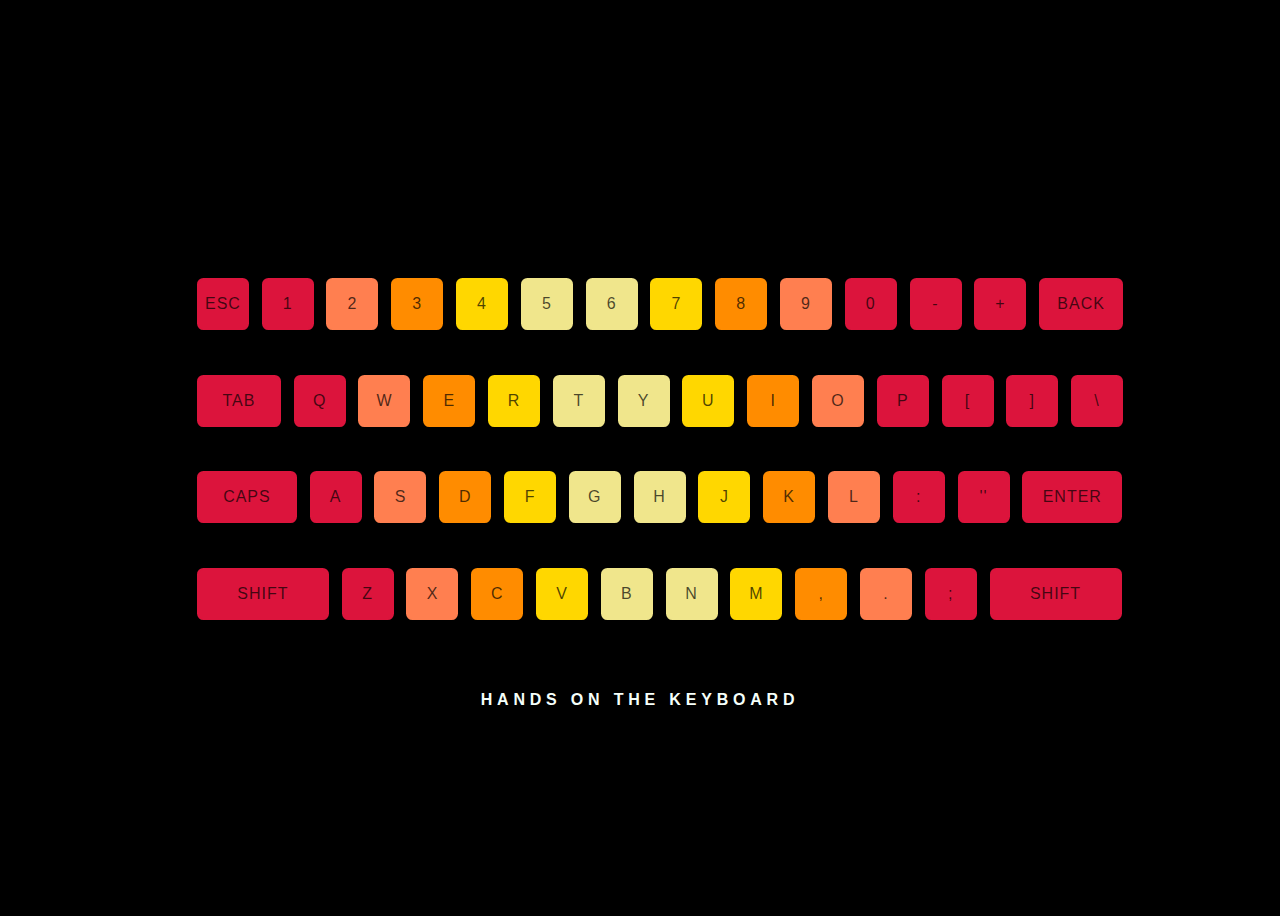
<file: explain-of-animated-keyboard-project/source/index.html>
<!DOCTYPE html>
<html lang="en">
  <head>
    <title>SabzLearn | Js | 207</title>
    <!--Stylesheet-->
    <link rel="stylesheet" href="css/style.css" />
  </head>
  <body><h1 class="title"></h1>
    <div class="keyboard">
      <ul class="row row-0">
        <li class="pinky" id="esc">ESC</li>
        <li class="pinky" id="1">1</li>
        <li class="ring" id="2">2</li>
        <li class="middle" id="3">3</li>
        <li class="pointer1st" id="4">4</li>
        <li class="pointer2nd" id="5">5</li>
        <li class="pointer2nd" id="6">6</li>
        <li class="pointer1st" id="7">7</li>
        <li class="middle" id="8">8</li>
        <li class="ring" id="9">9</li>
        <li class="pinky" id="10">0</li>
        <li class="pinky" >-</li>
        <li class="pinky" >+</li>
        <li class="pinky" id="back">BACK</li>
      </ul>
      <ul class="row row-1">
        <li class="pinky" id="tab">TAB</li>
        <li class="pinky" id="Q">Q</li>
        <li class="ring" id="W">W</li>
        <li class="middle" id="E">E</li>
        <li class="pointer1st" id="R">R</li>
        <li class="pointer2nd" id="T">T</li>
        <li class="pointer2nd" id="Y">Y</li>
        <li class="pointer1st" id="U">U</li>
        <li class="middle" id="I">I</li>
        <li class="ring" id="O">O</li>
        <li class="pinky" id="P">P</li>
        <li class="pinky" >[</li>
        <li class="pinky" >]</li>
        <li class="pinky" >\</li>
      </ul>
      <ul class="row row-2">
        <li class="pinky" id="caps">CAPS</li>
        <li class="pinky" id="A">A</li>
        <li class="ring" id="S">S</li>
        <li class="middle" id="D">D</li>
        <li class="pointer1st" id="F">F</li>
        <li class="pointer2nd" id="G">G</li>
        <li class="pointer2nd" id="H">H</li>
        <li class="pointer1st" id="J">J</li>
        <li class="middle" id="K">K</li>
        <li class="ring" id="L">L</li>
        <li class="pinky" >:</li>
        <li class="pinky" >''</li>
        <li class="pinky" id="enter">ENTER</li>
      </ul>
      <ul class="row row-3">
        <li class="pinky" id="left-shift">SHIFT</li>
        <li class="pinky" id="Z">Z</li>
        <li class="ring" id="X">X</li>
        <li class="middle" id="C">C</li>
        <li class="pointer1st" id="V">V</li>
        <li class="pointer2nd" id="B">B</li>
        <li class="pointer2nd" id="N">N</li>
        <li class="pointer1st" id="M">M</li>
        <li class="middle" >,</li>
        <li class="ring" >.</li>
        <li class="pinky" >;</li>
        <li class="pinky" id="right-shift">SHIFT</li>
      </ul>
    </div>
    <h1 class="title">Hands on the keyboard</h1>
    <!--Script-->
    <script src="js/script.js"></script>
  </body>
</html>
</file>
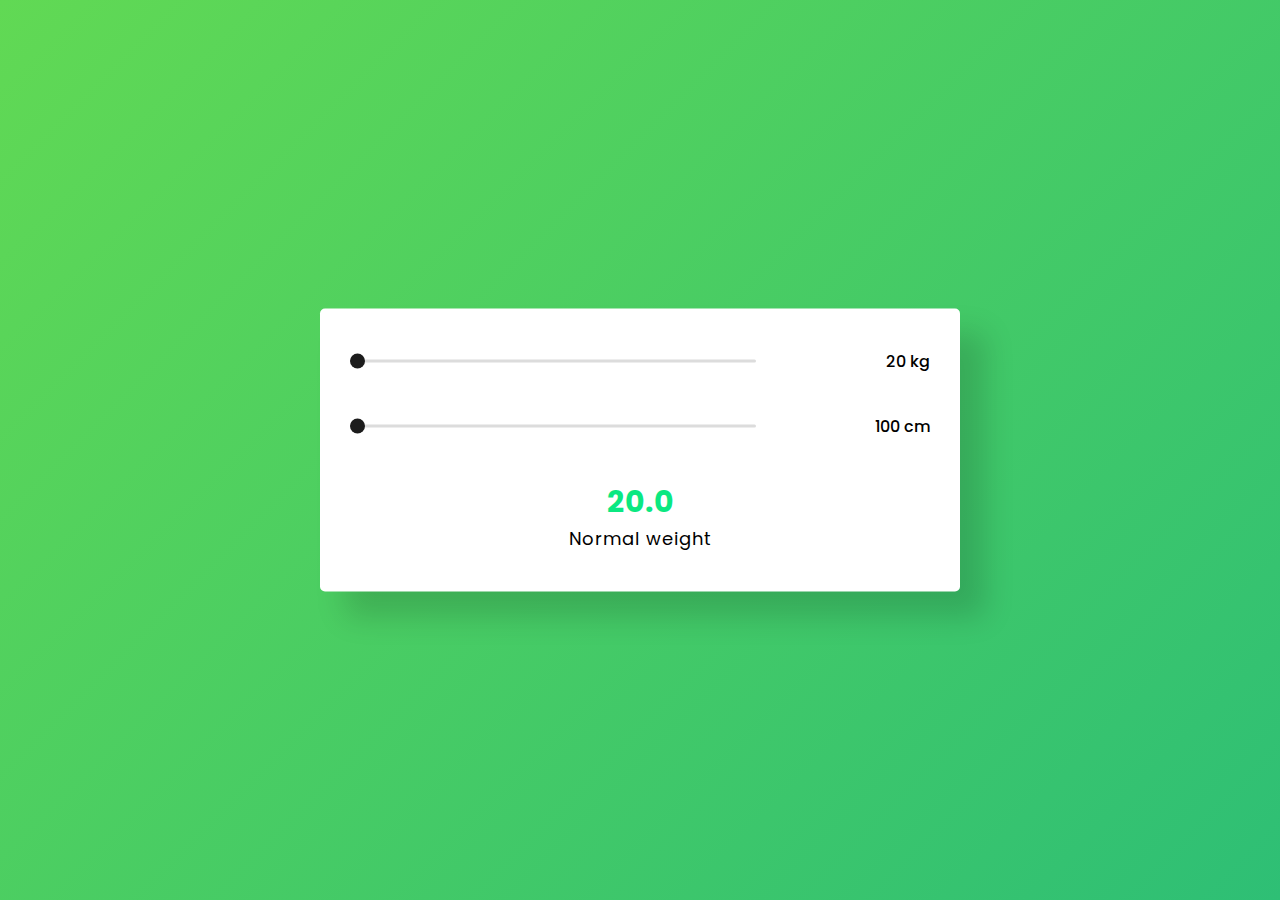
<file: explain-of-BMI-calculator-project/source/index.html>
<!DOCTYPE html>
<html lang="en">
<head>
    <title>SabzLearn | Js | 202</title>
    <!--Google Font-->
    <link rel="preconnect" href="https://fonts.gstatic.com">
    <link href="https://fonts.googleapis.com/css2?family=Poppins:wght@500;700&display=swap" rel="stylesheet">
    <!--Stylesheet-->
    <link rel="stylesheet" href="css/style.css">
</head>
<body>
    <div class="container">
        <div class="row">
            <input type="range" min="20" max="200" value="20" id="weight" oninput="">
            <span id="weight-val">20 kg</span>
        </div>
        <div class="row">
            <input type="range" min="100" max="250" value="100" id="height" oninput="">
            <span id="height-val">100 cm</span>
        </div>

        <p id="result">20.0</p>
        <p id="category">Normal weight</p>
    </div>

    <!--Script-->
    <script src="js/script.js"></script>
</body>
</html>
</file>
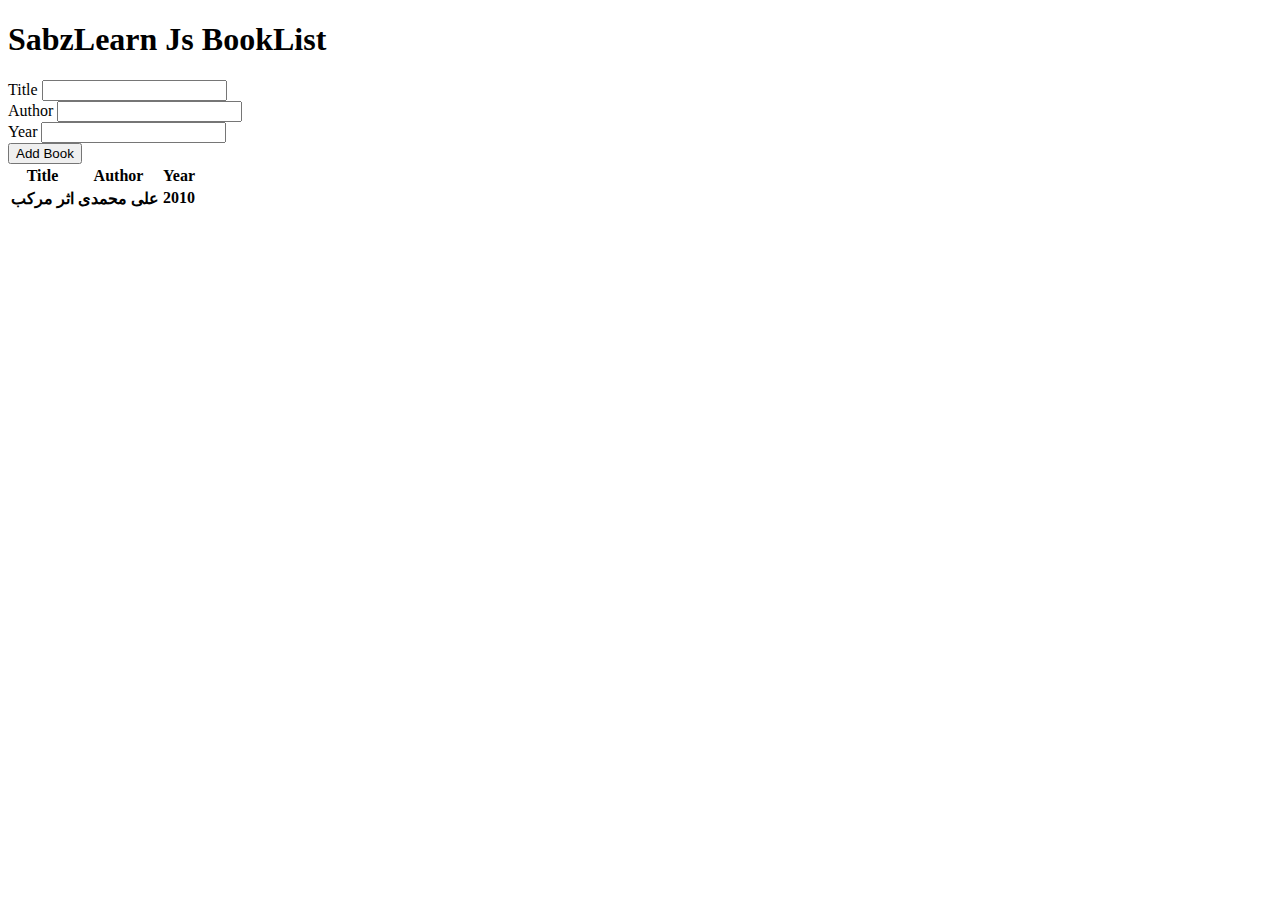
<file: explain-of-booklist-project/source/index.html>
<!DOCTYPE html>
<html lang="en">
  <head>
    <meta charset="UTF-8" />
    <meta name="viewport" content="width=device-width, initial-scale=1.0" />
    <meta http-equiv="X-UA-Compatible" content="ie=edge" />
    <link
      rel="stylesheet"
      href="https://use.fontawesome.com/releases/v5.7.2/css/all.css"
      integrity="sha384-fnmOCqbTlWIlj8LyTjo7mOUStjsKC4pOpQbqyi7RrhN7udi9RwhKkMHpvLbHG9Sr"
      crossorigin="anonymous"
    />
    <link
      rel="stylesheet"
      href="https://bootswatch.com/4/flatly/bootstrap.min.css"
    />
    <title>My BookList App</title>
  </head>
  <body>
    <div class="container mt-4">
      <h1 class="display-4 text-center">
        <i class="fas fa-book-open text-warning"></i> SabzLearn Js<span
          class="text-warning"
        >
          Book</span
        >List
      </h1>
      <form id="book-form" autocomplete="off">
        <div class="form-group">
          <label for="title">Title</label>
          <input type="text" id="title" class="form-control" />
        </div>

        <div class="form-group">
          <label for="author">Author</label>
          <input type="text" id="author" class="form-control" />
        </div>

        <div class="form-group">
          <label for="year">Year</label>
          <input type="text" id="year" class="form-control" />
        </div>
        <input
          type="button"
          value="Add Book"
          id="submit"
          class="btn btn-warning btn-block"
        />
      </form>
      <table class="table table-striped mt-5 text-center">
        <thead>
          <tr>
            <th>Title</th>
            <th>Author</th>
            <th>Year</th>
          </tr>
        </thead>
        <tbody id="book-list">
          <tr>
            <th>اثر مرکب</th>
            <th>علی محمدی</th>
            <th>2010</th>
          </tr>
        </tbody>
      </table>
    </div>

    <script src="js/app.js"></script>
  </body>
</html>
</file>
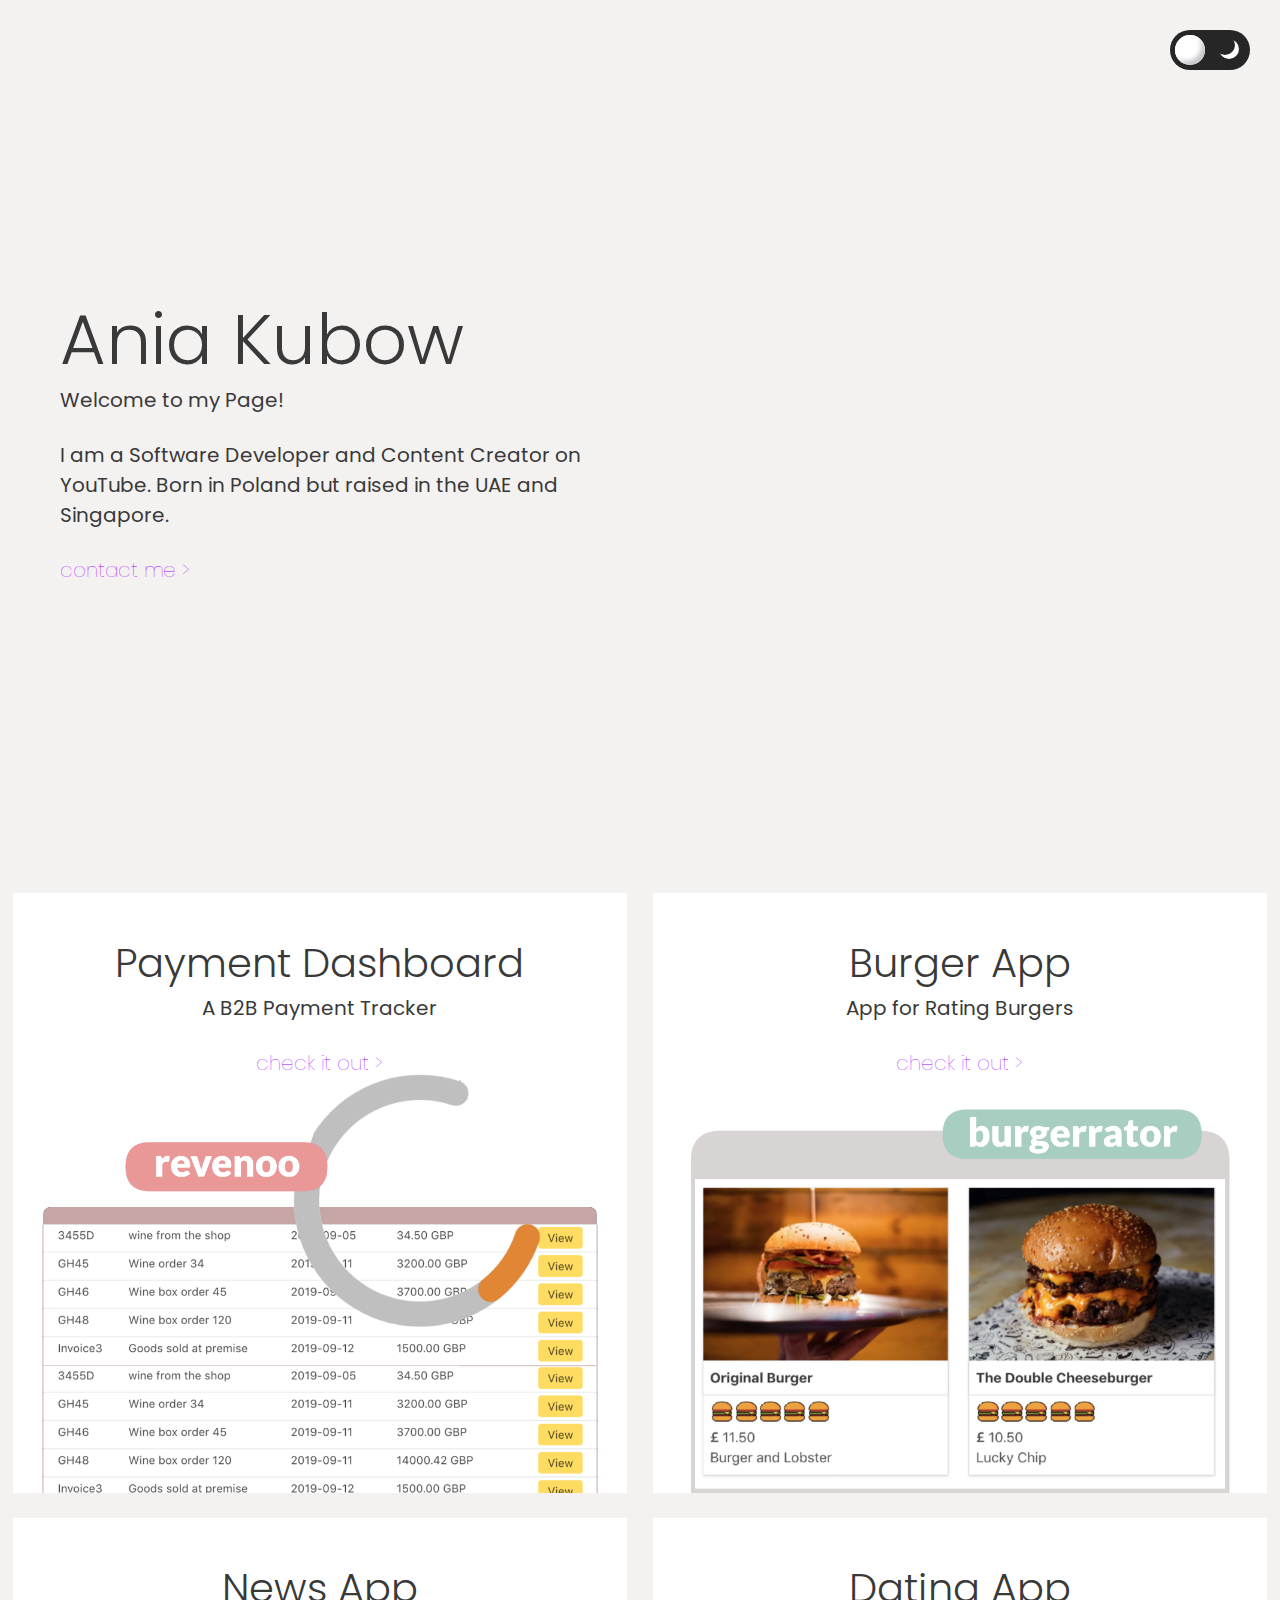
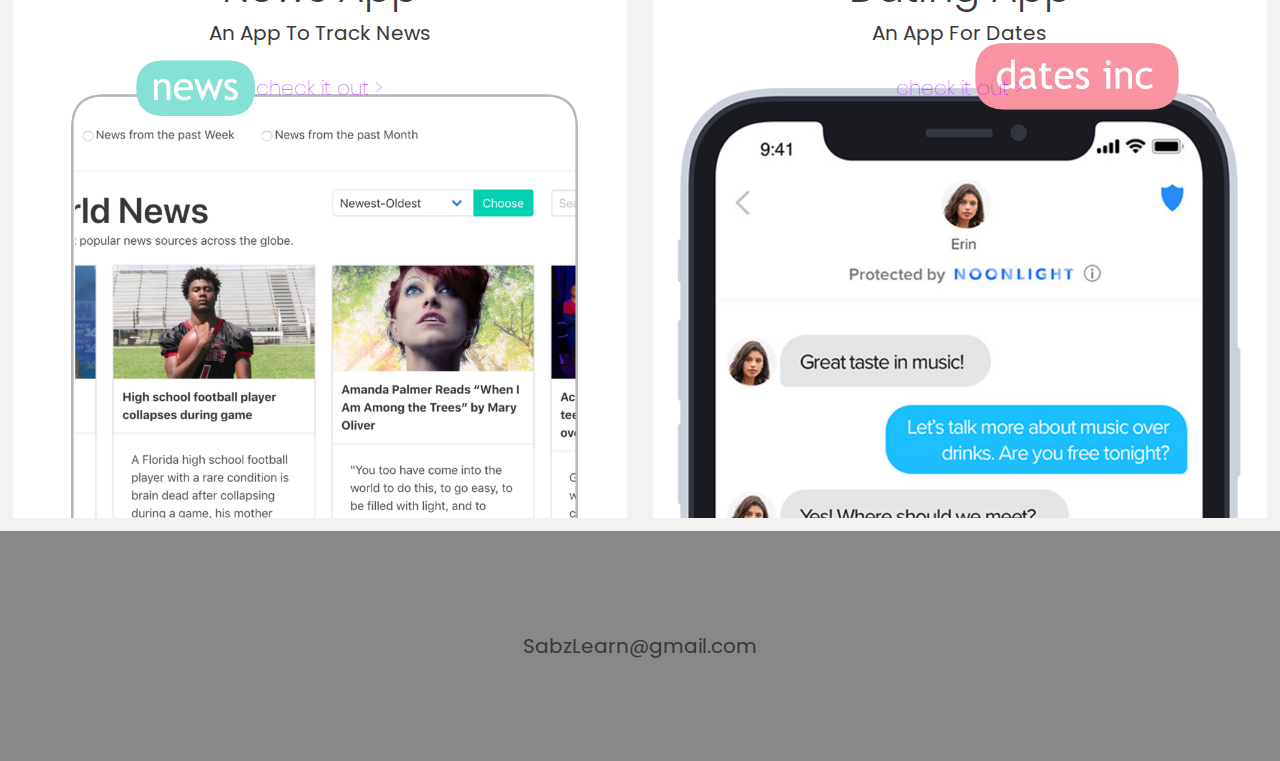
<file: explain-of-change-theme-project/source/index.html>
<html lang="en">
  <head>
    <meta charset="utf-8" />
    <meta name="viewport" content="width=device-width, initial-scale=1" />
    <title>SabzLearn | Js | 187</title>
    <link rel="stylesheet" href="css/style.css" />
  </head>
  <body>
    <header>
      <div class="switch">
        <div class="flicker"></div>
        <div class="moon"></div>
      </div>
    </header>

    <section class="main">
      <div class="main-text">
        <h1>Ania Kubow</h1>
        <p>Welcome to my Page!</p>
        <br />
        <p>
          I am a Software Developer and Content Creator on YouTube. Born in
          Poland but raised in the UAE and Singapore.
        </p>
        <br />
        <a href="#footer">contact me ></a>
      </div>

      <div class="hero-image">
        <div class="cube" id="react"></div>
        <div class="cube" id="javascript"></div>
        <div class="cube" id="html"></div>
        <div class="cube" id="css"></div>
      </div>
    </section>

    <section class="sub-section">
      <div class="square" id="revenoo">
        <h2>Payment Dashboard</h2>
        <p>A B2B Payment Tracker</p>
        <br />
        <a href="#">check it out ></a>
      </div>
      <div class="square" id="burgerrator">
        <h2>Burger App</h2>
        <p>App for Rating Burgers</p>
        <br />
        <a href="#">check it out ></a>
      </div>
      <div class="square" id="news">
        <h2>News App</h2>
        <p>An App To Track News</p>
        <br />
        <a href="#">check it out ></a>
      </div>
      <div class="square" id="dates">
        <h2>Dating App</h2>
        <p>An App For Dates</p>
        <br />
        <a href="#">check it out ></a>
      </div>
    </section>

    <footer id="footer">
      <p>SabzLearn@gmail.com</p>
    </footer>

    <script src="js/app.js"></script>
  </body>
</html>
</file>
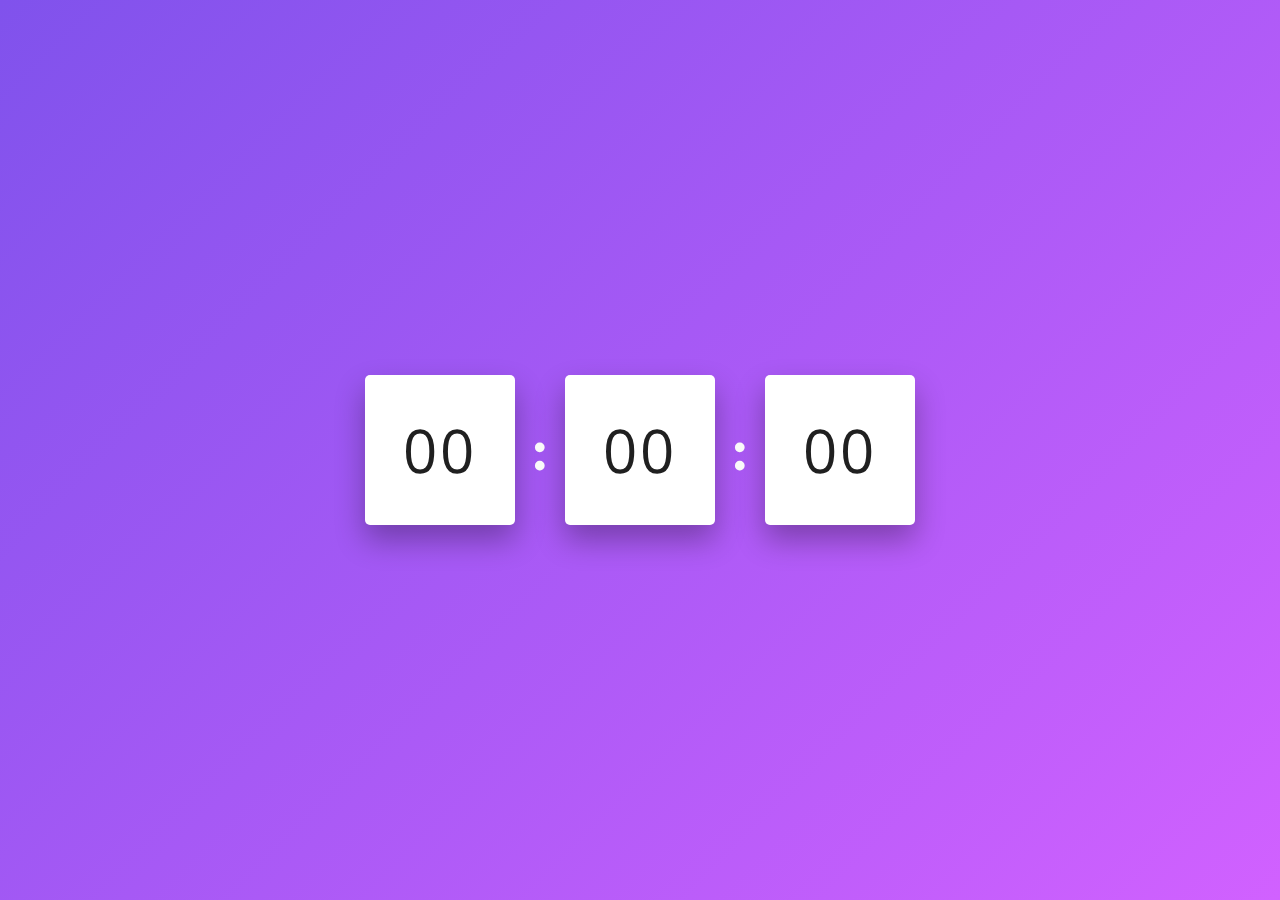
<file: explain-of-digital-clock/source/index.html>
<!DOCTYPE html>
<html lang="en">
<head>
   <title>Digital Clock Javascript</title>
   <!--Google Font-->
   <link href="https://fonts.googleapis.com/css2?family=Open+Sans:wght@700&display=swap" rel="stylesheet">
   <!--Stylesheet-->
   <link rel="stylesheet" href="css/style.css">
   
</head>
<body>
    <div class="clock">
        <div id="hour">00</div>
        <span>:</span>
        <div id="minute">00</div>
        <span>:</span>
        <div id="seconds">00</div>
    </div>
    <!--Script-->
    <script src="js/script.js"></script>
</body>
</html>
</file>
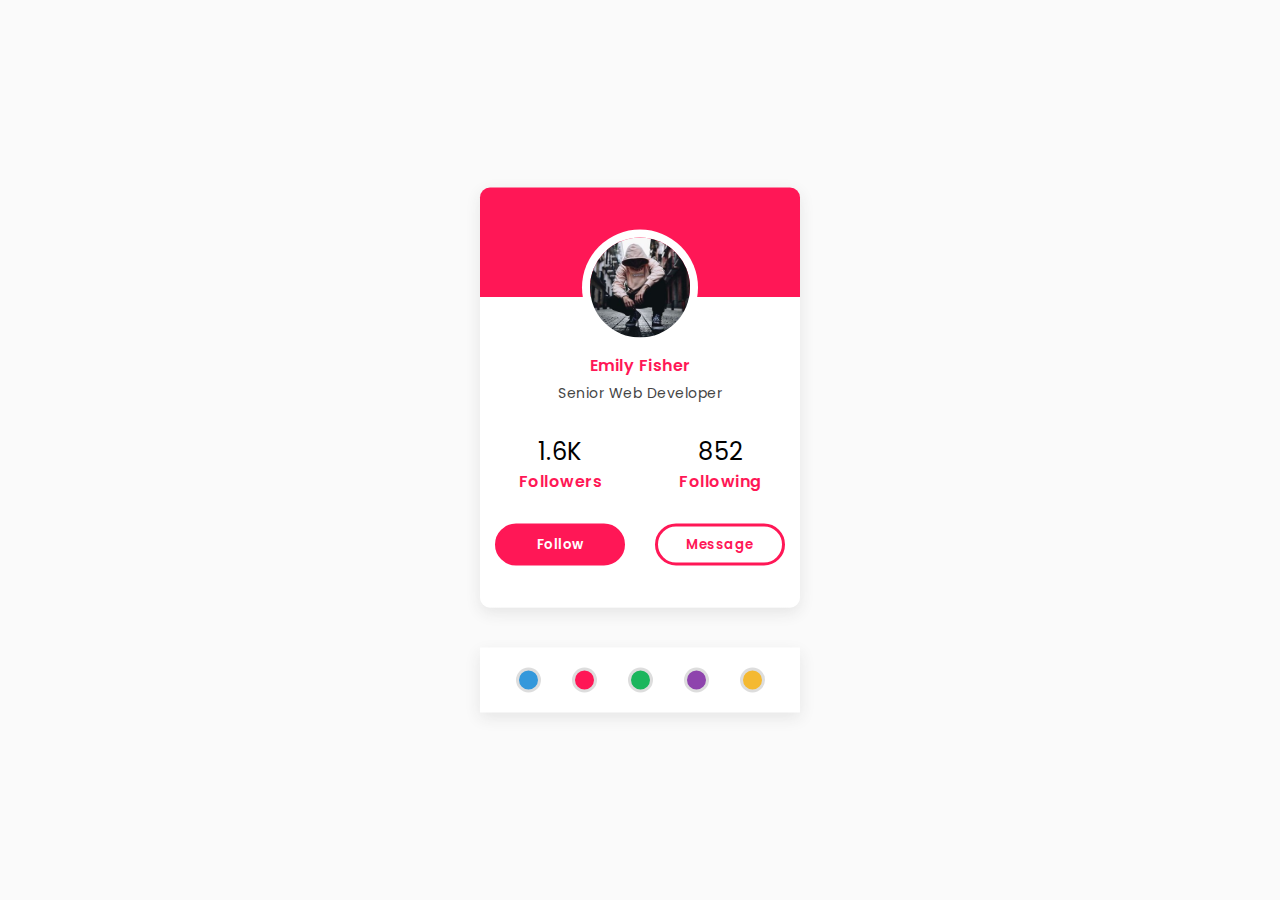
<file: explain-of-dynamic-theme-project/source/index.html>
<!DOCTYPE html>
<html lang="en">
<head>
    <title>SabzLearn | Js | 205</title>
    <!--Google Font-->
    <link rel="preconnect" href="https://fonts.gstatic.com">
    <link href="https://fonts.googleapis.com/css2?family=Poppins:wght@400;600&display=swap" rel="stylesheet">
    <!--Stylesheet-->
    <link rel="stylesheet" href="css/style.css">
</head>
<body>
    <div class="container">
        <div class="card">
            <img src="image/profile_img2.jpg" alt="profile_img">
            <h4>Emily Fisher</h4>
            <h5>Senior Web Developer</h5>
            <div class="details">
                <div class="column">
                    <h2>1.6K</h2>
                    <span>Followers</span>
                </div>
                <div class="column">
                    <h2>852</h2>
                    <span>Following</span>
                </div>
            </div>
            <div class="buttons">
                <button>Follow</button>
                <button>Message</button>
            </div>
        </div>
        <div class="themes">
            <button class="btn btn1" data-color="#3498db"></button>
            <button class="btn btn2" data-color="#ff1756"></button>
            <button class="btn btn3" data-color="#1cb65d"></button>
            <button class="btn btn4" data-color="#8e44ad"></button>
            <button class="btn btn5" data-color="#f4b932"></button>
        </div>
    </div>

    <!--Script-->
    <script src="js/script.js"></script>
</body>
</html>
</file>
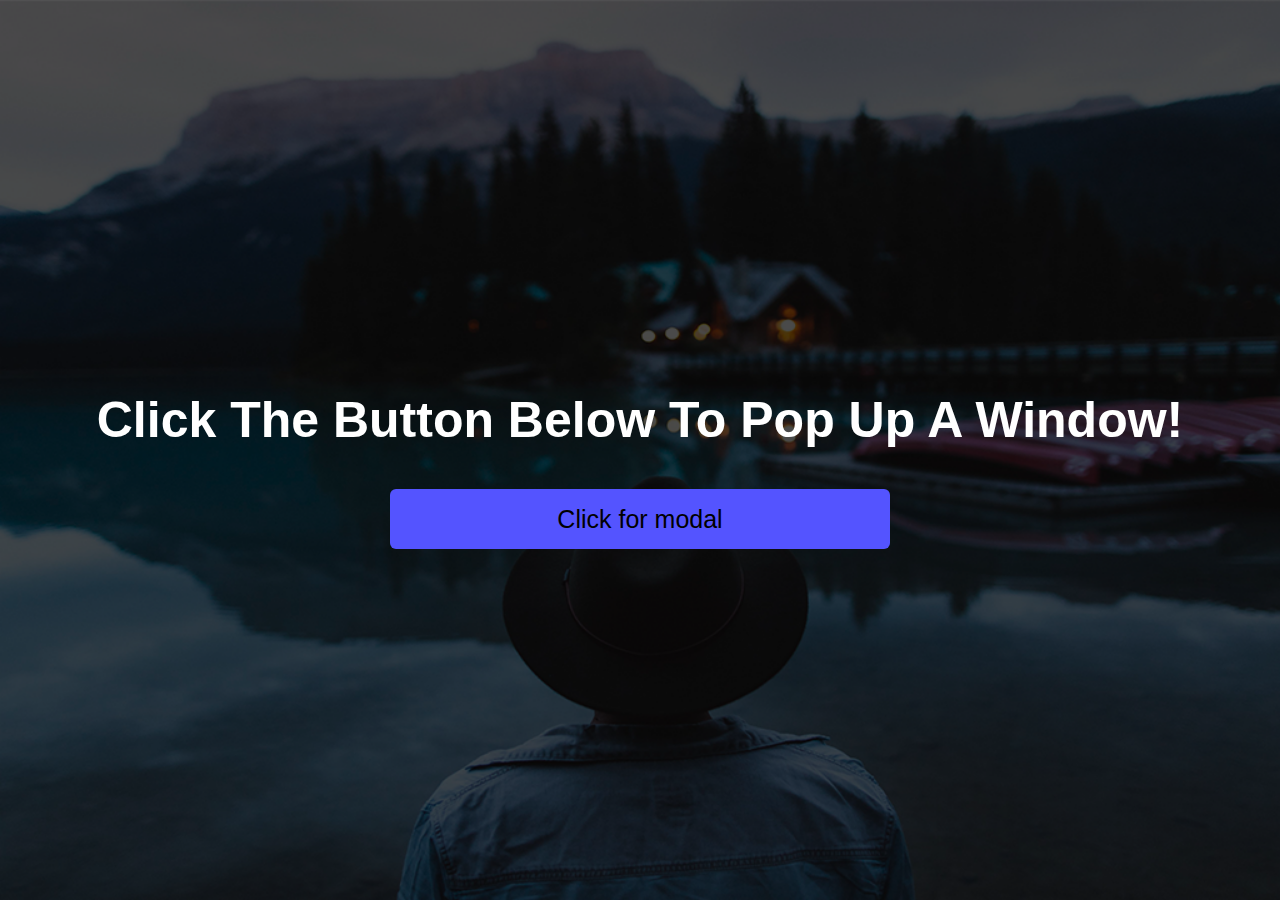
<file: explain-of-modal-project/Source/index.html>
<!DOCTYPE html>
<html lang="en">
  <head>
    <meta charset="UTF-8" />
    <title>SabzLearn | Js | 164</title>
    <link rel="stylesheet" href="css/style.css" />
  </head>
  <body>
    <section>
      <div class="center">
        <h1>click the button below to pop up a Window!</h1>
        <button type="button">Click for modal</button>
      </div>
    </section>

    <div class="modal-parent">
      <div class="modal">
        <p>
          Lorem ipsum dolor sit amet, consectetur adipisicing elit, sed do
          eiusmod tempor incididunt ut labore et dolore magna aliqua. Ut enim ad
          minim veniam, quis nostrud exercitation ullamco laboris nisi ut
          aliquip ex ea commodo consequat. Duis aute irure dolor in
          reprehenderit in voluptate velit esse cillum dolore eu fugiat nulla
          pariatur. Excepteur sint occaecat cupidatat non proident, sunt in
          culpa qui officia deserunt mollit anim id est laborum.Lorem ipsum
          dolor sit amet, consectetur adipisicing elit, sed do eiusmod tempor
          incididunt ulorem lomre t labore et dolore magna aliqua. Ut enim ad
          minim veniam, quis nostrud exercitation ullamco laboris nisi ut
          aliquip ex ea commodo consequat. Duis aute irure dolor in
          reprehenderit in voluptate velit esse cillum dolore eu fugiat nulla
          pariatur. Excepteur sint occaecat cupidatat non proident, sunt in
          culpa qui officia deserunt mollit anim id est laborum.
        </p>
        <span class="X">&times;</span>
      </div>
    </div>

    <script src="js/script.js"></script>
  </body>
</html>
</file>
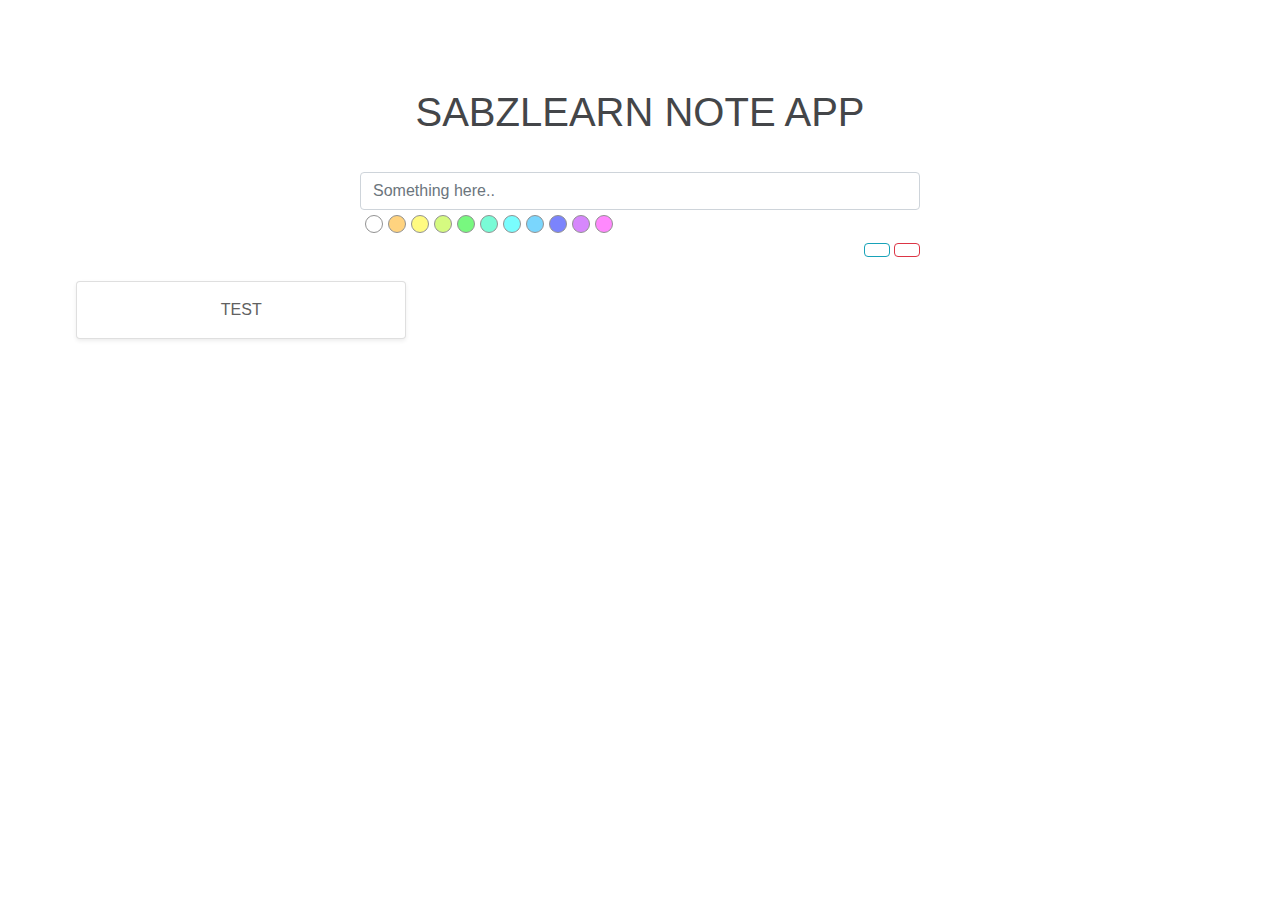
<file: explain-of-note-app-project/source/index.html>
<!DOCTYPE html>
<html>

<head>
  <meta charset='utf-8'>
  <meta name="viewport" content="width=device-width, initial-scale=1.0">

  <link rel="stylesheet" href="css/bootstrap.min.css">
  <link rel='stylesheet' href='css/style.css'>

  <title>SabzLearn | Js | 166</title>
</head>

<body>
  <div>

    <!-- INPUT -->
    <section id="home">
      <div class="container">
        <div class="header upper">SabzLearn Note App</div>
    
        <br><br>
        <div class="flex row-gt-sm">
          <div class="flex flex-50-gt-sm">
            <div class="col-12 col-sm-12 col-md-12 col-lg-12 col-xl-12 mx-auto">
              <input id="input-field" class="form-control" type="text" placeholder="Something here..">
            </div>
            <div class="col-12 col-sm-12 col-md-12 col-lg-12 col-xl-12 mx-auto">
              <div id='color-select'>
                <div class='color-box' style="background-color: #fff;"></div>
                <div class='color-box' style="background-color: #FFD37F;"></div>
                <div class='color-box' style="background-color: #FFFA81;"></div>
                <div class='color-box' style="background-color: #D5FA80;"></div>
                <div class='color-box' style="background-color: #78F87F;"></div>
                <div class='color-box' style="background-color: #79FBD6;"></div>
                <div class='color-box' style="background-color: #79FDFE;"></div>
                <div class='color-box' style="background-color: #7AD6FD;"></div>
                <div class='color-box' style="background-color: #7B84FC;"></div>
                <div class='color-box' style="background-color: #D687FC;"></div>
                <div class='color-box' style="background-color: #FF89FD;"></div>
              </div>
            </div>
            <div class="col-12 col-sm-12 col-md-12 col-lg-12 col-xl-12 mx-auto my-1 text-right">
              <button id="btn-save" type="button" class="btn btn-outline-info"><span class="fa fa-plus"></span></button>
              <button id="btn-delete" type="button" class="btn btn-outline-danger"><span id="btn-icon"
                  class="fa fa-eraser"></span></button>
            </div>
          </div>
        </div>

        <!-- TASKS -->
        <div class="flex row-gt-sm">

          <div class="col-12 col-sm-12 col-md-12 col-lg-12 col-xl-12">
            <div class="container">
              <div class="row">
                <div id='listed' class="col-11 col-sm-11 col-md-11 col-lg-11 col-xl-11 p-3 card-columns">
                  <div class="card shadow-sm rounded">
                    <p class="card-text p-3">TEST</p>
                  </div>
                </div>
              </div>
            </div>
          </div>

        </div>



      </div>
    </section>
  </div>

  <script src="js/2483004d01.js"></script>
  <script type='text/javascript' src='js/app.js'></script>
</body>

</html>
</file>
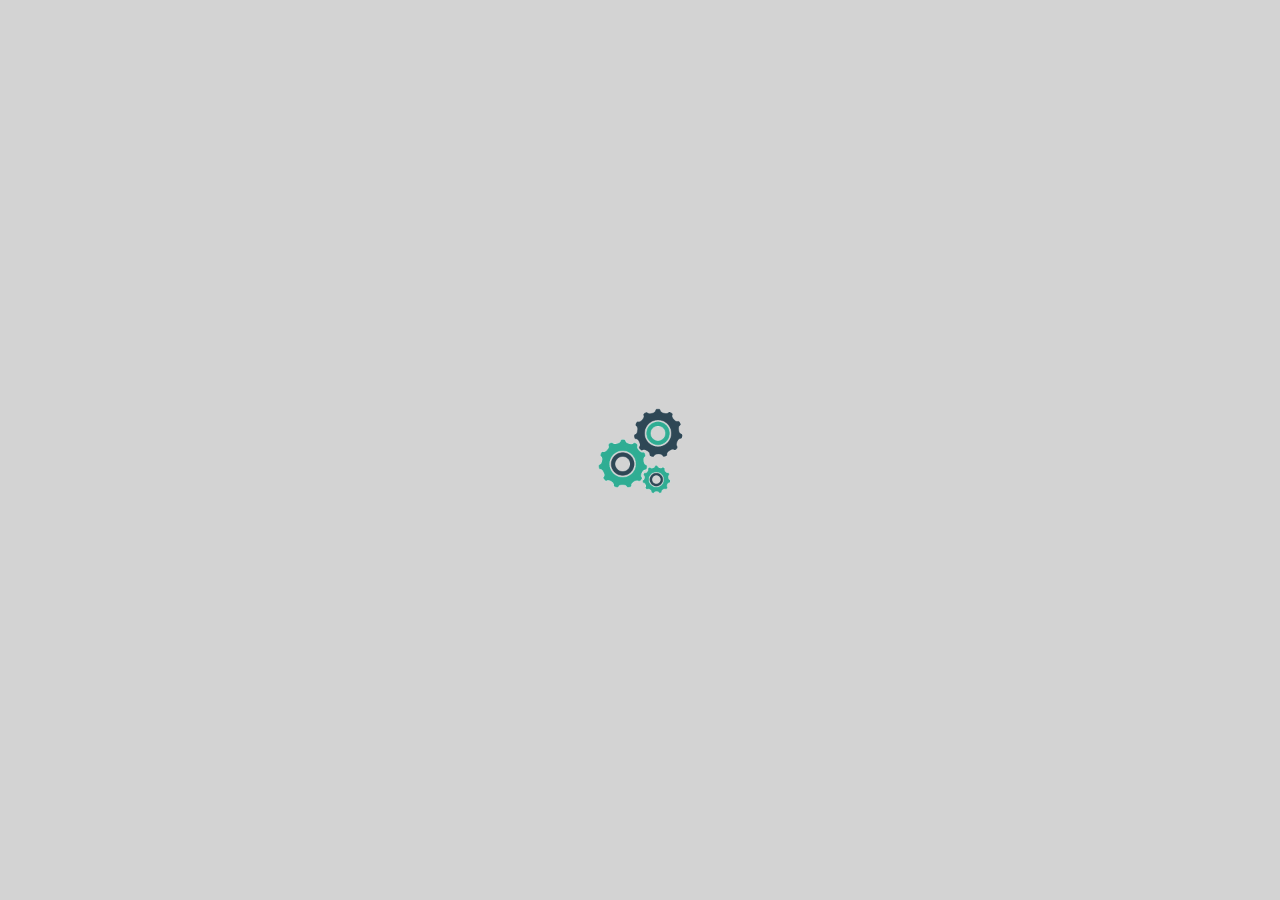
<file: explain-of-preload-project/Source/index.html>
<html lang="en">
  <head>
    <meta charset="UTF-8" />
    <meta name="viewport" content="width=device-width, initial-scale=1.0" />
    <title>UserCode | Js | 155</title>
    <link rel="stylesheet" href="css/style.css" />
  </head>
  <body onload="load()">
    <div class="loader">
      <img src="images/loading.gif" alt="Loading..." />
    </div>
    <h2 id="title">Custom Loader - SabzLearn</h2>
    <div class="content">
      <img src="images/image1.jpg" class="thumb" />
      <img src="images/image2.jpg" class="thumb" />
      <img src="images/image3.jpg" class="thumb" />
    </div>

    <script src="js/script.js"></script>
  </body>
</html>
</file>
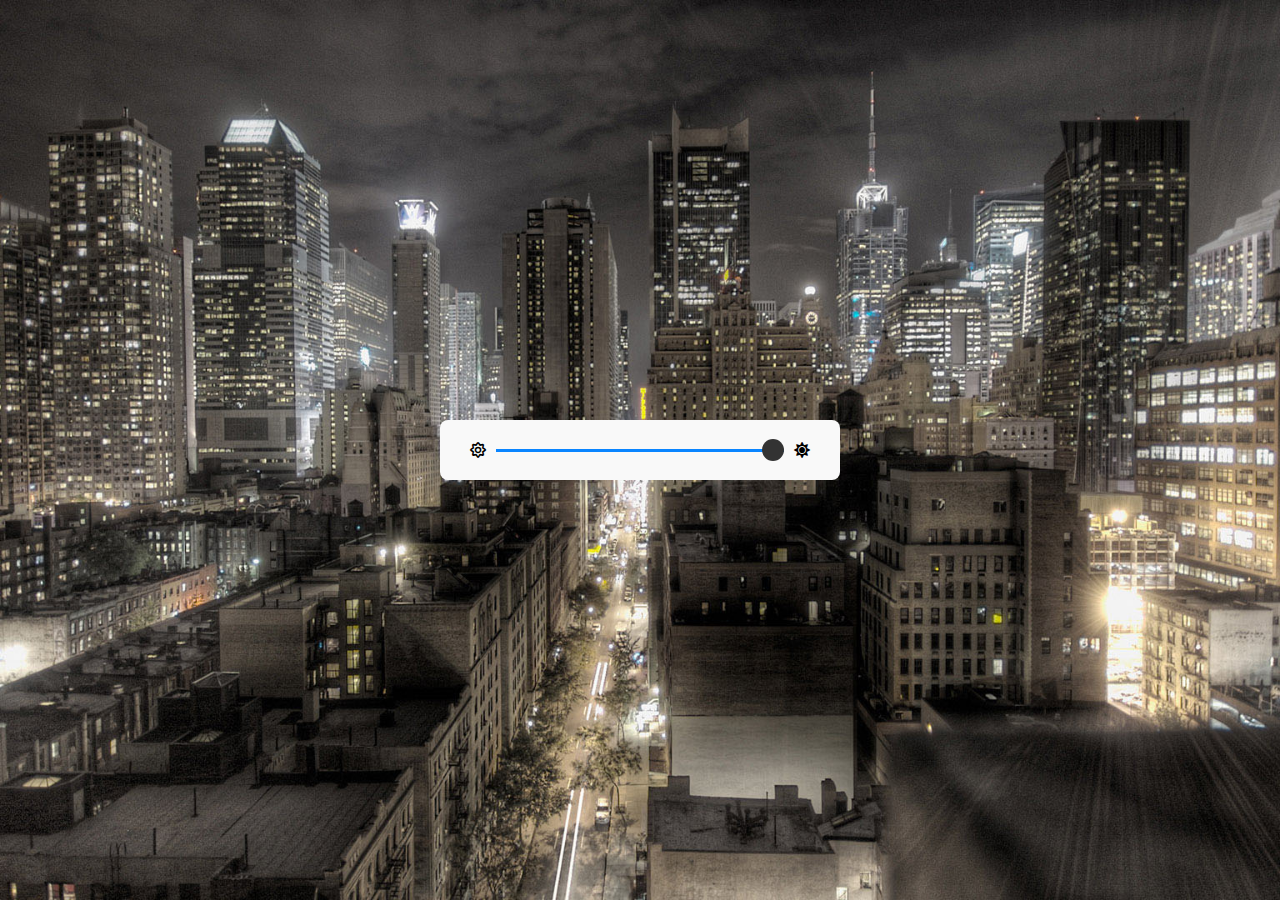
<file: explain-of-range-slider-project/source/index.html>
<!DOCTYPE html>
<html>
    <head>
        <title>Sabzlearn | Js | 195</title>
        <link rel="stylesheet" href="https://cdnjs.cloudflare.com/ajax/libs/font-awesome/5.10.2/css/all.min.css"/>
        <link rel="stylesheet" href="css/style.css">
    </head>
    <body>
        <div class="container">
            <div class="brightness-box">
                <i class="far fa-sun"></i>
                <input type="range" id="range" min="10" max="100" value="100">
                <i class="fas fa-sun"></i>
            </div>
        </div>

        <script src="js/script.js"></script>
    </body>
</html>
</file>
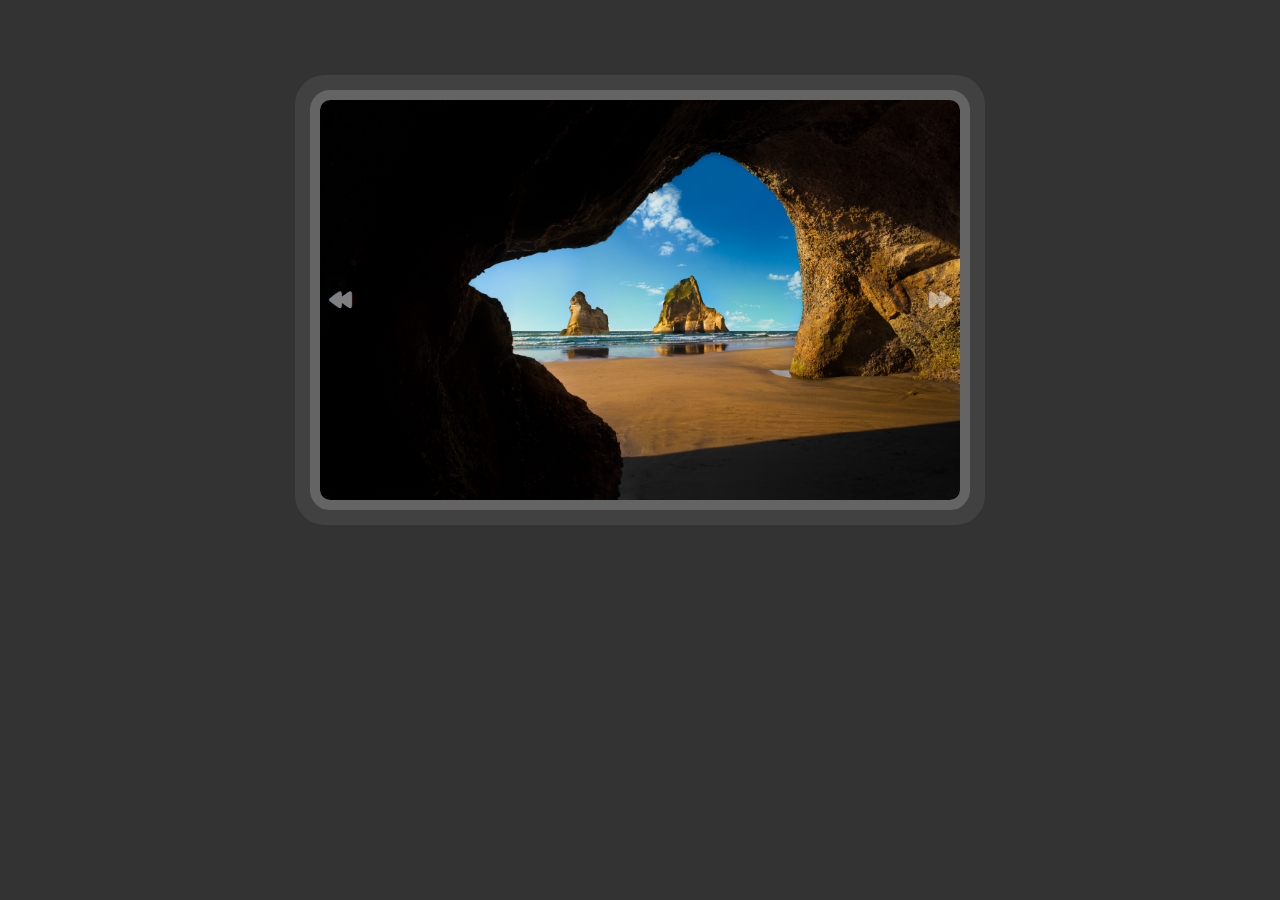
<file: explain-of-slider-project/source/index.html>
<!DOCTYPE html>
<html lang="en" dir="ltr">
  <head>
    <meta charset="utf-8" />
    <link rel="stylesheet" href="css/icofont.min.css" />
    <link rel="stylesheet" href="css/style.css" />
    <title>Sabzlearn | Js | 200</title>
  </head>
  <body>
    <div class="container-slider">
      <div class="slider">
        <div class="slider-item active">
          <img src="image/1.jpg" class="img-slider" />
        </div>
        <div class="slider-item">
          <img src="image/2.jpg" class="img-slider" />
        </div>
        <div class="slider-item">
          <img src="image/3.jpg" class="img-slider" />
        </div>
        <button type="button" class="prev" ><i class="icofont icofont-ui-previous"></i></button>
        <button type="button" class="next" ><i class="icofont icofont-ui-next"></i></button>
      </div>
    </div>
    <script src="js/script.js"></script>
  </body>
</html>
</file>
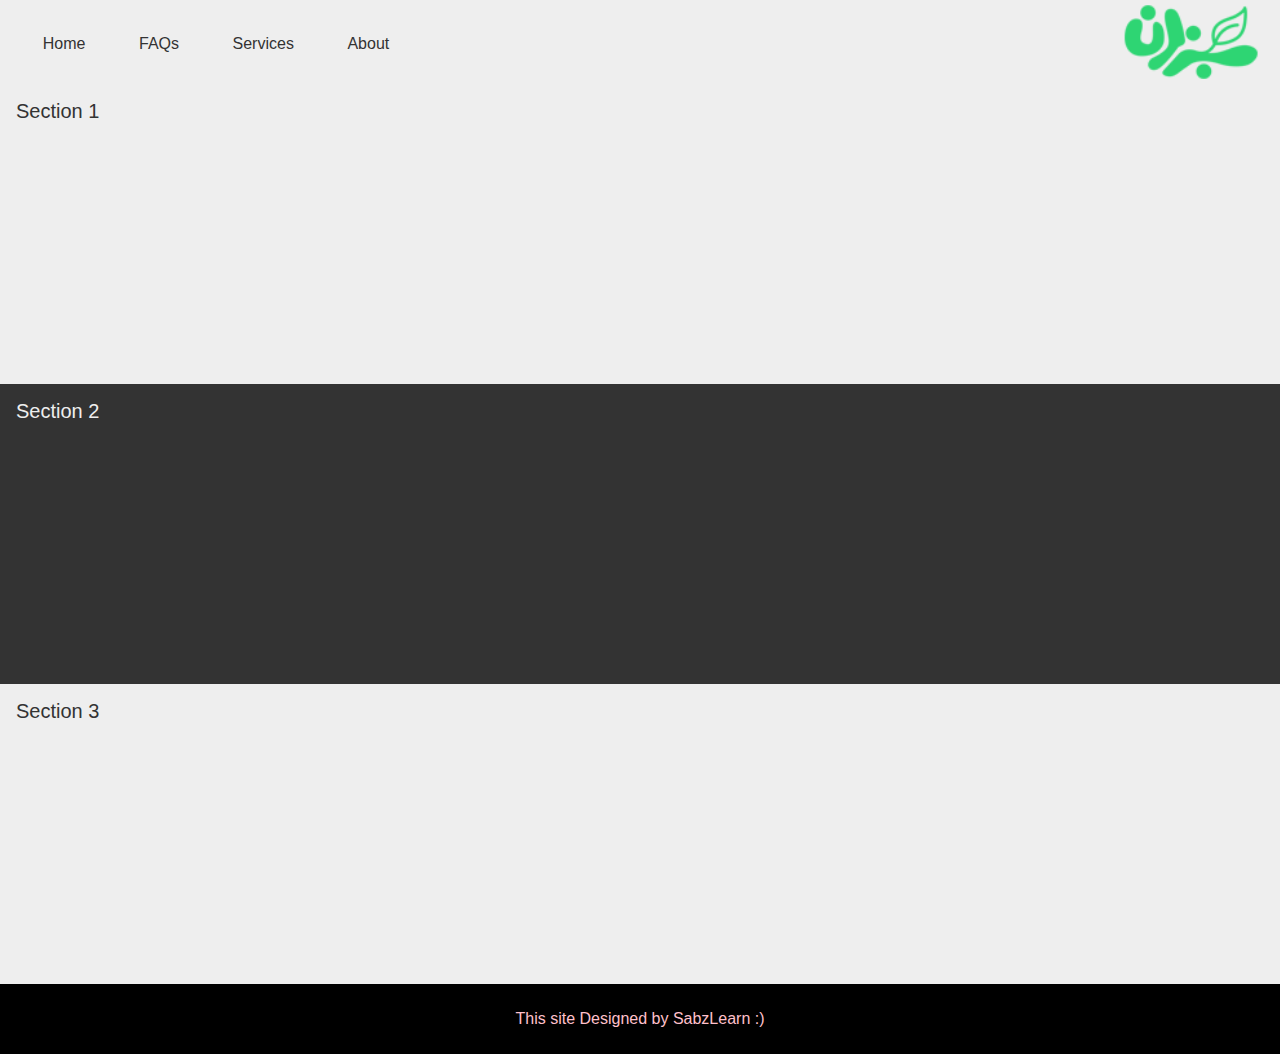
<file: explain-of-sticky-navbar-project/source/index.html>
<!DOCTYPE html>
<html>
  <head>
    <meta charset="utf-8" />
    <meta name="viewport" content="width=device-width, initial-scale=1.0" />
    <link rel="stylesheet" href="css/style.css" />

    <title>SabzLearn | Js | 171</title>
  </head>

  <body>
    <nav id="mainNav">
      <ul>
        <li><a href="#">Home</a></li>
        <li><a href="#">FAQs</a></li>
        <li><a href="#">Services</a></li>
        <li><a href="#">About</a></li>
      </ul>

      <div class="logo">
        <a href="#">
          <img src="images/logo.png" alt="SabzLearn Logo" />
        </a>
      </div>
    </nav>

    <section>Section 1</section>
    <section>Section 2</section>
    <section>Section 3</section>

    <footer>This site Designed by SabzLearn :)</footer>

    <script type="text/javascript" src="js/app.js"></script>
  </body>
</html>
</file>
<file: explain-of-animated-keyboard-project/source/css/style.css>
body {
  background-color: black;
  font-family: "Helvetica Neue", Helvetica, Arial, sans-serif;
  font-weight: 500;
  display: flex;
  flex-direction: column;
  justify-content: center;
  align-items: center;
  height: 100vh;
}

.title {
  color: mintcream;
  text-transform: uppercase;
  margin-top: 3em;
  margin-bottom: 3em;
  font-size: 1em;
  letter-spacing: 0.3em;
}

.keyboard {
  display: flex;
  flex-direction: column;
}

.row {
  list-style: none;
  display: flex;
}

li {
  height: 3em;
  width: 3em;
  color: rgba(0,0,0,0.7);
  border-radius: 0.4em;
  line-height: 3em;
  letter-spacing: 1px;
  margin: 0.4em;
  transition: 0.3s;
  text-align: center;
  font-size: 1em;
}

#tab {
  width: 5em;
}

#caps {
  width: 6em;
}

#left-shift {
  width: 8em;
}

#enter {
  width: 6em;
}

#right-shift {
  width: 8em;
}

#back {
  width: 5em;
}

.pinky { 
  background-color: crimson;
  border: 2px solid crimson;
}
.pinky.selected {
  color: crimson;
}

.ring { 
  background-color: coral;
  border: 2px solid coral;
}
.ring.selected {
  color: coral;
}

.middle { 
  background-color: darkorange;
  border: 2px solid darkorange;
}
.middle.selected {
  color: darkorange;
}

.pointer1st { 
  background-color: gold;
  border: 2px solid gold;
}
.pointer1st.selected {
  color: gold;
}

.pointer2nd { 
  background-color: khaki;
  border: 2px solid khaki;
}
.pointer2nd.selected {
  color: khaki;
}

.fill-out-key {
  background-color: slategrey;
  border: 2px solid slategrey;
}

.selected {
  background-color: transparent;
  	-webkit-animation: vibrate-1 0.3s linear infinite both;
	        animation: vibrate-1 0.3s linear infinite both;
}

/* ----------------------------------------------
 * Generated by Animista
 * Licensed under FreeBSD License.
 * See http://animista.net/license for more info. 
 * w: http://animista.net, t: @cssanimista
 * ---------------------------------------------- */

.hit {
	-webkit-animation: hit 0.3s cubic-bezier(0.390, 0.575, 0.565, 1.000) both;
	        animation: hit 0.3s cubic-bezier(0.390, 0.575, 0.565, 1.000) both;
}

@-webkit-keyframes hit {
  0% {
    -webkit-transform: scale(1.2);
            transform: scale(1.2);
  }
  100% {
    -webkit-transform: scale(1);
            transform: scale(1);
  }
}
@keyframes hit {
  0% {
    -webkit-transform: scale(1.2);
            transform: scale(1.2);
  }
  100% {
    -webkit-transform: scale(1);
            transform: scale(1);
  }
}

@-webkit-keyframes vibrate-1 {
  0% {
    -webkit-transform: translate(0);
            transform: translate(0);
  }
  20% {
    -webkit-transform: translate(-2px, 2px);
            transform: translate(-2px, 2px);
  }
  40% {
    -webkit-transform: translate(-2px, -2px);
            transform: translate(-2px, -2px);
  }
  60% {
    -webkit-transform: translate(2px, 2px);
            transform: translate(2px, 2px);
  }
  80% {
    -webkit-transform: translate(2px, -2px);
            transform: translate(2px, -2px);
  }
  100% {
    -webkit-transform: translate(0);
            transform: translate(0);
  }
}
@keyframes vibrate-1 {
  0% {
    -webkit-transform: translate(0);
            transform: translate(0);
  }
  20% {
    -webkit-transform: translate(-2px, 2px);
            transform: translate(-2px, 2px);
  }
  40% {
    -webkit-transform: translate(-2px, -2px);
            transform: translate(-2px, -2px);
  }
  60% {
    -webkit-transform: translate(2px, 2px);
            transform: translate(2px, 2px);
  }
  80% {
    -webkit-transform: translate(2px, -2px);
            transform: translate(2px, -2px);
  }
  100% {
    -webkit-transform: translate(0);
            transform: translate(0);
  }
}
</file>
<file: explain-of-BMI-calculator-project/source/css/style.css>
*,
*:before,
*:after{
    padding: 0;
    margin: 0;
    box-sizing: border-box;
}
body{
    height: 100vh;
    background: linear-gradient(
        135deg,
        #61d954,
        #2ebf75
    );
}
.container{
    background-color: #ffffff;
    padding: 40px 30px;
    width: 50%;
    min-width: 400px;
    position: absolute;
    transform: translate(-50%,-50%);
    top: 50%;
    left: 50%;
    border-radius: 5px;
    font-family: 'Poppins',sans-serif;
    box-shadow: 25px 25px 30px rgba(0,0,0,0.15);
}
.row{
    display: flex;
    align-items: center;
    justify-content: space-between;
    margin-bottom: 40px;
}
.row span{
    font-weight: 500;
}
input[type="range"]{
    width: 70%;
    height: 3.5px;
    -webkit-appearance: none;
    appearance: none;
    background-color: #dcdcdc;
    border-radius: 3px;
    outline: none;
}
input[type="range"]::-webkit-slider-thumb{
    -webkit-appearance: none;
    appearance: none;
    height: 15px;
    width: 15px;
    background-color: #1c1c1c;
    border-radius: 50%;
    cursor: pointer;
}
#result{
    font-size: 30px;
    font-weight: 700;
    letter-spacing: 1px;
    text-align: center;
    color: #0be881;
}
#category{
    font-size: 18px;
    text-align: center;
    letter-spacing: 1px;
}
</file>
<file: explain-of-change-theme-project/source/css/style.css>
@import url("https://fonts.googleapis.com/css2?family=Poppins:wght@100;200;300;400;500;600&display=swap");

body {
  transition: 0.3s;
  margin: 0;
  padding: 0;
  background-color: rgb(244, 241, 241);
  font-family: "Poppins", sans-serif;
  color: rgb(57, 57, 57);
}

h1 {
  font-size: 70px;
  line-height: 70px;
  font-weight: 300;
  margin: 10px 0;
}

h2 {
  font-size: 40px;
  line-height: 40px;
  font-weight: 300;
  margin: 50px 0 10px 0;
}

p {
  margin: 0px;
  font-size: 20px;
}

a {
  color: rgb(162, 0, 255);
  font-size: 20px;
  text-decoration: none;
  font-weight: 100;
}

.dark a {
  color: rgb(246, 169, 241);
}

header {
  display: flex;
  justify-content: flex-end;
  padding: 30px;
}

.switch {
  width: 80px;
  height: 40px;
  border-radius: 20px;
  background-color: rgb(39, 38, 38);
  position: relative;
}

.flicker {
  width: 30px;
  height: 30px;
  border-radius: 15px;
  background-color: rgb(255, 255, 255);
  position: absolute;
  top: 5px;
  left: 5px;
  transition: 0.3s;
  box-shadow: inset 4px 4px 4px rgb(255, 255, 255),
    inset -4px -4px 4px rgb(195 193 198 / 90%);
}

.dark {
  background-color: rgb(57, 57, 57);
  transition: 0.3s;
}

.moon {
  width: 20px;
  height: 20px;
  border-radius: 10px;
  box-shadow: 4px 4px 0 0 rgb(255, 255, 255);
  position: absolute;
  top: 5px;
  left: 45px;
}

.dark .flicker {
  transform: translateX(40px);
}

.dark > * {
  color: rgb(255, 255, 255);
}

.main {
  height: 80vh;
  display: flex;
  flex-direction: row;
  justify-content: space-between;
  align-items: center;
  padding: 30px;
}

.main-text {
  padding: 30px;
  margin-bottom: 100px;
}

.square {
  width: 98%;
  margin: 1%;
  height: 350px;
  background-color: rgb(255, 255, 255);
  text-align: center;
}

.dark .square {
  background-color: rgb(71, 71, 71);
}

#revenoo {
  background-image: url("../images/revenoo-app.png");
  background-size: cover;
}

#burgerrator {
  background-image: url("../images/burgerrator.png");
  background-size: cover;
}

#news {
  background-image: url("../images/news-app.png");
  background-size: cover;
}

#dates {
  background-image: url("../images/dates-app.png");
  background-size: cover;
}

.sub-section {
  display: flex;
  flex-wrap: wrap;
}

.hero-image {
  position: relative;
  width: 50%;
  height: 350px;
  display: block;
  margin-bottom: 100px;
}

.cube {
  position: absolute;
  width: 80px;
  height: 80px;
  transform: rotate(-25deg) skew(25deg);
}

.cube:before {
  position: absolute;
  content: "";
  width: 21px;
  height: 100%;
  transform: skewY(-45deg);
  left: -20px;
  bottom: -10px;
}

.cube:after {
  position: absolute;
  content: "";
  width: 100%;
  height: 21px;
  transform: skewX(-45deg);
  left: -10px;
  bottom: -20px;
}

#html {
  left: 100px;
  bottom: 80px;
  background-image: url("../images/html-square.png");
  background-size: cover;
  background-color: rgb(175, 119, 227);
  box-shadow: -60px 60px 20px rgb(50 50 50/ 15%);
}

#html:before {
  background-color: rgb(189, 154, 221);
}

#html:after {
  background-color: rgb(205, 188, 221);
}

#css {
  left: 250px;
  bottom: 240px;
  background-image: url("../images/css-square.png");
  background-size: cover;
  background-color: rgb(227, 119, 191);
  box-shadow: -100px 100px 20px rgb(50 50 50/ 15%);
}

#css:before {
  background-color: rgb(221, 154, 207);
}

#css:after {
  background-color: rgb(221, 188, 211);
}

#javascript {
  left: 450px;
  bottom: 200px;
  background-image: url("../images/javascript-square.png");
  background-size: cover;
  background-color: rgb(119, 227, 186);
  box-shadow: -40px 40px 20px rgb(50 50 50/ 15%);
}

#javascript:before {
  background-color: rgb(154, 221, 202);
}

#javascript:after {
  background-color: rgb(188, 221, 212);
}

#react {
  left: 350px;
  bottom: 40px;
  background-image: url("../images/react-square.png");
  background-size: cover;
  background-color: rgb(119, 193, 227);
  box-shadow: -80px 80px 20px rgb(50 50 50/ 15%);
}

#react:before {
  background-color: rgb(154, 189, 221);
}

#react:after {
  background-color: rgb(188, 200, 221);
}

footer {
  display: flex;
  justify-content: center;
  padding: 100px 30px;
  background-color: rgb(136, 136, 136);
}

.dark footer {
  background-color: rgb(28, 28, 28);
}

@media only screen and (min-width: 970px) {
  .main-text {
    width: 50%;
  }

  .square {
    width: 48%;
    margin: 1%;
    height: 600px;
  }
}

@media only screen and (max-width: 1300px) {
  .hero-image {
    display: none;
  }
}
</file>
<file: explain-of-digital-clock/source/css/style.css>
*,
*:before,
*:after{
    padding: 0;
    margin: 0;
    box-sizing: border-box;
}
body{
    height: 100vh;
    background: linear-gradient(
        135deg,
        #8052ec,
        #d161ff
    );
}
.clock{
    width: 550px;
    height: 150px;
    position: absolute;
    transform: translate(-50%,-50%);
    top: 50%;
    left: 50%;
    display: flex;
    align-items: center;
    justify-content: space-between;
}
.clock div{
    position: relative;
    background-color: #ffffff;
    height: 100%;
    width: 150px;
    display: flex;
    align-items: center;
    justify-content: center;
    font-family: 'Open Sans',sans-serif;
    font-size: 60px;
    color: #202020;
    border-radius: 5px;
    box-shadow: 0 15px 30px rgba(0,0,0,0.3);
    letter-spacing: 3px;
}
.clock span{
    font-weight: bolder;
    font-size: 60px;
    color: #ffffff;
}
</file>
<file: explain-of-dynamic-theme-project/source/css/style.css>
*,
*:before,
*:after{
    padding: 0;
    margin: 0;
    box-sizing: border-box;
}
:root{
    --theme-color: #ff1756;
}
body{
    background-color: #fafafa;
}
.container{
    position: absolute;
    transform: translate(-50%,-50%);
    top: 50%;
    left: 50%;
}
.card{
    height: 420px;
    width: 320px;
    background: linear-gradient(
        to bottom,
        var(--theme-color) 110px,
        #ffffff 110px
    );
    border-radius: 10px;
    box-shadow: 0 5px 15px rgba(50,50,50,0.1);
    padding: 50px 0;
}
.card *{
    font-family: 'Poppins',sans-serif;
    text-align: center;
    letter-spacing: 0.5px;
    font-weight: 600;
}
img{
    display: block;
    width: 100px;
    height: 100px;
    position: relative;
    border-radius: 50%;
    margin: 0 auto;
    box-shadow: 0 0 0 8px #ffffff;
}
.card h4{
    color: var(--theme-color);
    font-size: 16px;
    margin: 15px 0 5px 0;
}
.card h5{
    color: #454545;
    font-weight: 400;
    font-size: 14px;
}
.details{
    width: 100%;
    margin-top: 30px;
    display: flex;
    justify-content: space-around;
}
.details h2{
    font-weight: 400;
}
.details span{
    color: var(--theme-color);
}
.buttons{
    width: 100%;
    display: flex;
    justify-content: space-around;
    margin-top: 30px;
}
.buttons button{
    width: 130px;
    padding: 8px 0;
    border-radius: 25px;
    border: 3px solid var(--theme-color);
}
.buttons button:first-child{
    background-color: var(--theme-color);
    color: #ffffff;
}
.buttons button:last-child{
    background-color: transparent;
    color: var(--theme-color);
}
.themes{
    background-color: #ffffff;
    box-shadow: 0 5px 15px rgba(50,50,50,0.1);
    padding: 20px;
    margin-top: 40px;
    display: flex;
    justify-content: space-around;
}
.themes button{
    height: 25px;
    width: 25px;
    border: 3px solid #dddddd;
    outline: none;
    border-radius: 50%;
    cursor: pointer;
}
.btn1{
    background-color: #3498db;
}
.btn2{
    background-color: #ff1756;
}
.btn3{
    background-color: #1cb65d;
}
.btn4{
    background-color: #8e44ad;
}
.btn5{
    background-color: #f4b932;
}
</file>
<file: explain-of-modal-project/Source/css/style.css>
*{
  margin: 0;
  padding: 0;
}
body{
  background: rgba(19, 19, 23, 0.9);
}
section{
  background-image: url("../images/modal-background.png");
  background-position: center;
  background-repeat: no-repeat;
  background-size: cover;
  height: 100vh;
  width: 100%;
  /* filter: blur(6px); */
}
.center{
  color: white;
  height: 100vh;
  display: flex;
  justify-content: center;
  align-items: center;
  flex-direction: column;
}
h1{
  text-align: center;
  font-size: 50px;
  font-family: sans-serif;
  margin: 40px;
  text-transform: capitalize;
}
button{
  margin: 0 auto;
  height: 60px;
  width: 500px;
  background: #5454ff;
  border: none;
  border-radius: 6px;
  font-size: 25px;
  color: #000;
  cursor: pointer;
}

.modal-parent{
  position: fixed;
  top: 0;
  left: 0;
  height: 100vh;
  width: 100%;
  display: none;
}
.modal{
  background: white;
  width: 70%;
  padding: 30px;
  border-radius: 6px;
  position: absolute;
  top: 50%;
  left: 50%;
  transform: translate(-50%, -50%);
  font-size: 22px;
  font-family: arial;
  position: relative;
  animation: 0.5s drop;
}
@keyframes drop {
  0%{
    top: -100px;
  }
  100%{
    top: 50%;
  }
}
.X{
  position: absolute;
  right: 20px;
  top: 5px;
  font-size: 40px;
  cursor: pointer;

}
section{
  transition: 2s;
}
</file>
<file: explain-of-note-app-project/source/css/style.css>
:root {
  --detail-color: #D10294;
  --section-color: #616161;
  --white-color: #F8F8FF;
  --header-color: #444649;
}

body {
  color: var(--white-color);
  font-family: Arial, Helvetica, sans-serif;
  text-align: center;
  margin: 0px;
  font-size: 8pt;
  -webkit-font-smoothing: antialiased;
  -moz-osx-font-smoothing: grayscale;
  overflow-x: hidden;
}

section {
  padding: 70px 0 70px 0;
  color: var(--section-color);
  line-height: 11pt;
  position: relative;}

  section .container {
    max-width: 1200px;
    margin: 0 auto;
    padding: 0 10px;
    width: 100%;
    box-sizing: border-box; }

  section .flex-50-gt-sm {
    display: block;
}

section:nth-of-type(2) {
  height: calc(78.3vh + 53px);
}

.flex {
  display: flex;
  flex-direction: column;
  justify-content: center;
  align-items: center;}

  .flex.wrap {
    flex-wrap: wrap;}

  .flex.row {
    flex-direction: row;
}

.header {
  font-size: 25pt;
  position: relative;
  color: var(--header-color);
  position: relative;
}

.header-bar {
  margin: 25px 0 60px 0;
  width: 70px;
  height: 4px;
  background: var(--header-color);
}

.highlight {
  color: var(--detail-color);
}

.label {
  font-size: 14pt;
  font-weight: 500;
}

.upper {
  text-transform: uppercase;
}

@media screen and (min-width: 290px){
  .header {
    font-size: 18pt;
  }
}

@media screen and (min-width: 600px){
  body {
    font-size: 12pt;
  }

  section {
    line-height: 18pt;
    padding: 100px 0 130px 0;}

    section .container {
    padding: 0 10px;
  }

  .container {
    padding: 0 20px;
  }

  .header {
    font-size: 30pt;
  }

  .header-bar {
    margin: 25px 0 50px 0;
  }

  .label {
    font-size: 18pt;
  }
}

@media screen and (min-width: 960px){
  .flex.row-gt-sm {
    flex-direction: row;}

    .flex-50-gt-sm {
      -webkit-flex: 1 1 50%;
      -ms-flex: 1 1 50%;
      flex: 1 1 50%;
      max-width: 50%;
      max-height: 100%;
      box-sizing: border-box;
  }
}

/* ITEM */

.within-list {
  cursor: pointer;
}

.card-columns {
  @include media-breakpoint-only(lg) {
    column-count: 4;
  }
  @include media-breakpoint-only(xl) {
    column-count: 5;
  }
}

#listed:nth-child(odd):hover {
  cursor: pointer;
}

/* FIXED LIST OF COLORS */
#color-select {
  display: flex;
  padding: 5px 10px 0 0;
}

.color-box {
  border: solid 1px #929292;
  border-radius: 50%;
  height: 18px;
  width: 18px;
  margin-left: 5px;
}
</file>
<file: explain-of-preload-project/Source/css/style.css>
.loader {
  position: fixed;
  z-index: 99;
  top: 0;
  left: 0;
  width: 100%;
  height: 100%;
  background: white;
  display: flex;
  justify-content: center;
  align-items: center;
  background: lightgray;
}

.loader > img {
  width: 100px;
}

.loader.hidden {
  animation: fadeOut 1s;
  animation-fill-mode: forwards;
}

#title {
  text-align: center;
}

.content {
  display: flex;
  justify-content: space-evenly;
}

@keyframes fadeOut {
  100% {
    opacity: 0;
    visibility: hidden;
  }
}

.thumb {
  height: 100px;
  border: 1px solid black;
  margin: 10px;
}
</file>
<file: explain-of-range-slider-project/source/css/style.css>
* {
    margin:0;
    padding:0;
    box-sizing:border-box;
}

.container {
   background:url(../images/city.jpg) no-repeat center;
   background-size:cover;
   
   min-height:100vh;
   
   display:flex;
   align-items:center;
   justify-content:center;
}

.brightness-box {
   width:400px;
   height:60px;
   
   background:#f9f9f9;
   
   border-radius:8px;
   
   padding:0 20px;

   display:flex;
   align-items:center;
   justify-content:space-between;
}

.brightness-box i {
   margin:0 10px;
}

#range {
   width:100%;
   height:3px;
   
   /*tira a barra do input range*/
   -webkit-appearance:none;
   
   background:#0a85ff;
   
   outline:none;
}

#range::-webkit-slider-thumb {
   -webkit-appearance:none;
   
   background:#333;
   
   width:22px;
   height:22px;
   
   border-radius:50%;
   
   cursor:pointer;
}
</file>
<file: explain-of-slider-project/source/css/style.css>
* {
    margin: 0;
    padding: 0;
}

body {
    background-color: #333;
}

.container-slider {
    width: 100%;
    height: 500px;
    display: flex;
    justify-content: center;
}

.slider {
    width: 50%;
    height: 80%;
    display: flex;
    position: relative;
    z-index: 3;
    top: 20%;
    box-shadow: 0 0 0px 25px rgb(65, 65, 65);
    border-radius: 10px;
    outline: 10px solid rgb(100, 100, 100);
    overflow: hidden;
}
.slider-item,
.slider-item img {
    width: 100%;
    height: 100%;
    border-radius: 4px;
}

.slider-item {
    display: none;
    animation: fade 230ms;
}
@keyframes fade {
    0%{
        opacity: 0;
        transform: scale(1.5,1.5);
    }
    100%{
        opacity: 1;
        transform: scale(1);
    }
}

.active {
    display: block;
}
.prev , .next{
    position: absolute;
    z-index: 10;
    height: 100%;
    width: 40px;
    background-color: transparent; 
    font-size: 23px;
    color: rgba(255,255,255,0.5);
    border:none;
    outline: none;
    transition: all 230ms ease;
    cursor: pointer;
}
.prev:hover{
    background-color: rgba(255,255,255,0.150);
}
.next:hover{
    background-color: rgba(255,255,255,0.150);
}
.prev{
    left:0;
}
.next{
    right: 0;
}
</file>
<file: explain-of-sticky-navbar-project/source/css/style.css>
* {
	margin: 0;
	padding: 0;
	box-sizing: border-box;
	text-decoration: none;
	list-style: none;
}

body {
	font-family: sans-serif;
}

#mainNav .logo img {
	height: 84px;
	transition: height 0.4s;
}

#mainNav {
	display: flex;
	justify-content: space-between;
	padding:  0px 16px;
	position: fixed;
	width: 100%;
	top: 0;
	background-color: #eee;
	transition: background 0.4s;
}

section {
	height: 300px;
	padding: 16px;
	font-size: 20px;
}

section:nth-of-type(1) {
	margin-top: 84px;
}

section:nth-of-type(odd) {
	background-color: #eee;
	color: #333;
}

section:nth-of-type(even) {
	background-color: #333;
	color: #eee;
}

footer {
	height: 70px;
	display: flex;
	align-items: center;
	justify-content: center;
	background-color: #000;
	color: pink;
}

#mainNav ul {
	display: flex;
	align-items: center;
	width: 400px;
	justify-content: space-around;
}

#mainNav ul li a {
	color: #333;
	font-weight: 500;
	transition: color 0.4s;
}

.bg-black {
	background: #333 !important;
}

.txt-white a{
	color: #eee !important;
}
</file>
